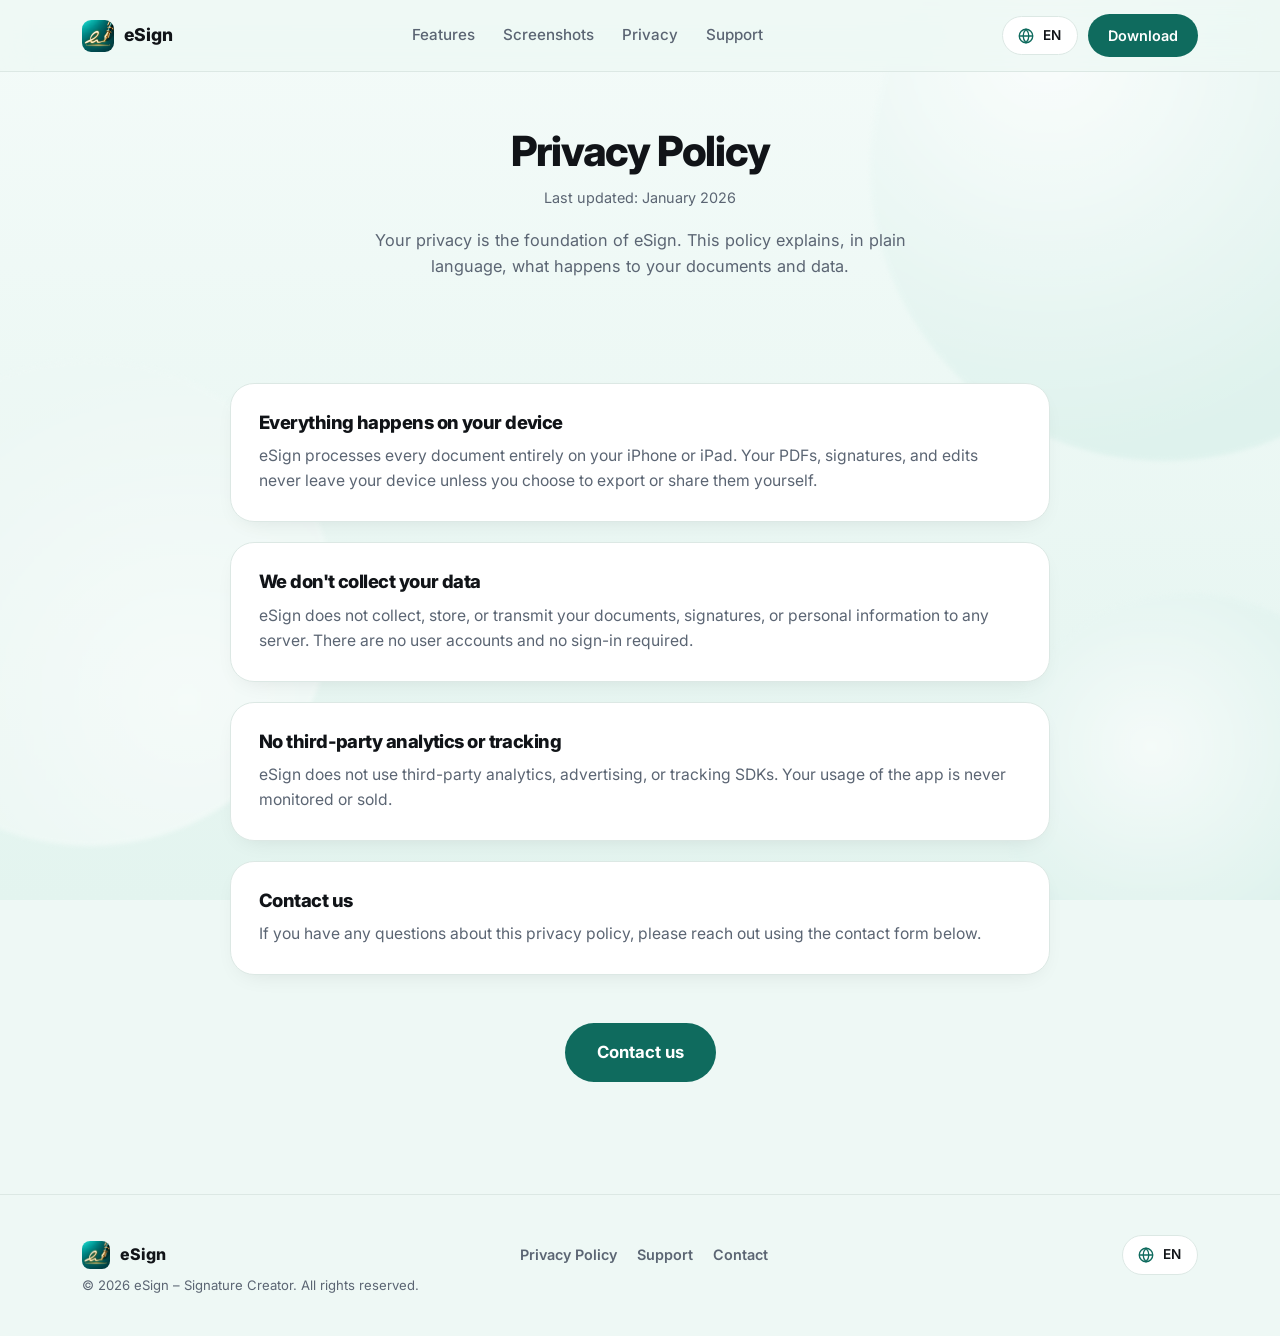
<file: privacy.html>
<!DOCTYPE html>
<html lang="en" dir="ltr" class="i18n-loading">
<head>
<meta charset="UTF-8">
<meta name="viewport" content="width=device-width, initial-scale=1">
<title data-i18n="privacypage.meta_title">Privacy Policy | eSign – Signature Creator</title>
<meta name="description" content="Learn how eSign protects your privacy: all processing happens on your device, nothing is collected or tracked." data-i18n-content="privacypage.meta_description">
<link rel="canonical" href="https://example.github.io/esign-pdf-signature/privacy.html">

<!-- hreflang -->
<link rel="alternate" hreflang="en" href="https://example.github.io/esign-pdf-signature/privacy.html?lang=en">
<link rel="alternate" hreflang="fr" href="https://example.github.io/esign-pdf-signature/privacy.html?lang=fr">
<link rel="alternate" hreflang="it" href="https://example.github.io/esign-pdf-signature/privacy.html?lang=it">
<link rel="alternate" hreflang="pt" href="https://example.github.io/esign-pdf-signature/privacy.html?lang=pt">
<link rel="alternate" hreflang="es" href="https://example.github.io/esign-pdf-signature/privacy.html?lang=es">
<link rel="alternate" hreflang="ar" href="https://example.github.io/esign-pdf-signature/privacy.html?lang=ar">
<link rel="alternate" hreflang="de" href="https://example.github.io/esign-pdf-signature/privacy.html?lang=de">
<link rel="alternate" hreflang="x-default" href="https://example.github.io/esign-pdf-signature/privacy.html">

<!-- Open Graph -->
<meta property="og:type" content="website">
<meta property="og:title" content="Privacy Policy | eSign – Signature Creator" data-i18n-content="privacypage.meta_title">
<meta property="og:description" content="Learn how eSign protects your privacy: all processing happens on your device, nothing is collected or tracked." data-i18n-content="privacypage.meta_description">
<meta property="og:image" content="assets/og-image.png">
<meta property="og:url" content="https://example.github.io/esign-pdf-signature/privacy.html">
<meta property="og:locale" content="en_US">

<!-- Twitter -->
<meta name="twitter:card" content="summary_large_image">
<meta name="twitter:title" content="Privacy Policy | eSign – Signature Creator" data-i18n-content="privacypage.meta_title">
<meta name="twitter:description" content="Learn how eSign protects your privacy: all processing happens on your device, nothing is collected or tracked." data-i18n-content="privacypage.meta_description">
<meta name="twitter:image" content="assets/og-image.png">

<link rel="icon" type="image/png" sizes="32x32" href="assets/favicon-32.png">
<link rel="icon" type="image/png" sizes="512x512" href="assets/icon.png">
<link rel="apple-touch-icon" href="assets/icon.png">

<link rel="preconnect" href="https://fonts.googleapis.com">
<link rel="preconnect" href="https://fonts.gstatic.com" crossorigin>
<link href="https://fonts.googleapis.com/css2?family=Inter:wght@400;500;800&family=Allura&family=Noto+Kufi+Arabic:wght@400;500;800&family=Cairo:wght@400;500;800&family=Aref+Ruqaa&display=swap" rel="stylesheet">

<link rel="stylesheet" href="style.css">
<script src="i18n.js" defer></script>
<script src="script.js" defer></script>
<noscript><style>html.i18n-loading body{visibility:visible}</style></noscript>
</head>
<body>
<a class="skip-link" href="#main">Skip to content</a>

<div class="bg-decor" aria-hidden="true">
  <span class="blob blob-1"></span>
  <span class="blob blob-2"></span>
  <span class="blob blob-3"></span>
</div>

<header class="site-header">
  <div class="container nav-inner">
    <a class="nav-brand" href="index.html">
      <img class="nav-brand-icon" src="assets/icon.png" alt="" data-i18n-alt="nav.brand_alt" width="32" height="32">
      <span>eSign</span>
    </a>

    <nav class="nav-links" aria-label="Primary">
      <a class="nav-link" href="index.html#features" data-i18n="nav.features">Features</a>
      <a class="nav-link" href="index.html#screenshots" data-i18n="nav.screenshots">Screenshots</a>
      <a class="nav-link" href="privacy.html" data-i18n="nav.privacy">Privacy</a>
      <a class="nav-link" href="https://forms.gle/y6FA2eTFcu4VHF3r8" target="_blank" rel="noopener" data-i18n="nav.support">Support</a>
    </nav>

    <div class="nav-actions">
      <div class="lang-switcher desktop-only" data-lang-switcher>
        <button class="lang-btn" type="button" aria-haspopup="listbox" aria-expanded="false" data-i18n-aria-label="nav.lang_aria">
          <svg class="icon-globe" viewBox="0 0 24 24" fill="none" stroke="currentColor" stroke-width="1.8" aria-hidden="true"><circle cx="12" cy="12" r="9"/><path d="M3 12h18M12 3c2.5 2.6 3.8 5.7 3.8 9s-1.3 6.4-3.8 9c-2.5-2.6-3.8-5.7-3.8-9S9.5 5.6 12 3z"/></svg>
          <span class="lang-current">EN</span>
        </button>
        <ul class="lang-dropdown" role="listbox" hidden></ul>
      </div>
      <a class="btn-pill" href="https://apps.apple.com/app/id6814185546" target="_blank" rel="noopener">
        <span data-i18n="nav.download">Download</span>
      </a>
      <button class="hamburger" id="menuToggle" type="button" aria-expanded="false" aria-controls="mobileNav" data-i18n-aria-label="nav.menu_aria">
        <span></span>
      </button>
    </div>
  </div>
</header>

<nav class="mobile-nav" id="mobileNav" aria-label="Mobile">
  <div class="mobile-nav-links">
    <a href="index.html#features" data-i18n="nav.features">Features</a>
    <a href="index.html#screenshots" data-i18n="nav.screenshots">Screenshots</a>
    <a href="privacy.html" data-i18n="nav.privacy">Privacy</a>
    <a href="https://forms.gle/y6FA2eTFcu4VHF3r8" target="_blank" rel="noopener" data-i18n="nav.support">Support</a>
  </div>
  <div class="lang-switcher" data-lang-switcher>
    <button class="lang-btn" type="button" aria-haspopup="listbox" aria-expanded="false" data-i18n-aria-label="nav.lang_aria">
      <svg class="icon-globe" viewBox="0 0 24 24" fill="none" stroke="currentColor" stroke-width="1.8" aria-hidden="true"><circle cx="12" cy="12" r="9"/><path d="M3 12h18M12 3c2.5 2.6 3.8 5.7 3.8 9s-1.3 6.4-3.8 9c-2.5-2.6-3.8-5.7-3.8-9S9.5 5.6 12 3z"/></svg>
      <span class="lang-current">EN</span>
    </button>
    <ul class="lang-dropdown" role="listbox" hidden></ul>
  </div>
  <a class="btn-pill" href="https://apps.apple.com/app/id6814185546" target="_blank" rel="noopener">
    <span data-i18n="nav.download">Download</span>
  </a>
</nav>

<main id="main">

  <section class="page-hero">
    <div class="container">
      <h1 class="page-title" data-i18n="privacypage.heading">Privacy Policy</h1>
      <p class="page-updated" data-i18n="privacypage.updated">Last updated: January 2026</p>
      <p class="page-intro" data-i18n="privacypage.intro">Your privacy is the foundation of eSign. This policy explains, in plain language, what happens to your documents and data.</p>
    </div>
  </section>

  <section>
    <div class="container">
      <div class="legal-grid">
        <article class="legal-card reveal">
          <h2 data-i18n="privacypage.s1_title">Everything happens on your device</h2>
          <p data-i18n="privacypage.s1_body">eSign processes every document entirely on your iPhone or iPad. Your PDFs, signatures, and edits never leave your device unless you choose to export or share them yourself.</p>
        </article>
        <article class="legal-card reveal">
          <h2 data-i18n="privacypage.s2_title">We don't collect your data</h2>
          <p data-i18n="privacypage.s2_body">eSign does not collect, store, or transmit your documents, signatures, or personal information to any server. There are no user accounts and no sign-in required.</p>
        </article>
        <article class="legal-card reveal">
          <h2 data-i18n="privacypage.s3_title">No third-party analytics or tracking</h2>
          <p data-i18n="privacypage.s3_body">eSign does not use third-party analytics, advertising, or tracking SDKs. Your usage of the app is never monitored or sold.</p>
        </article>
        <article class="legal-card reveal">
          <h2 data-i18n="privacypage.s4_title">Contact us</h2>
          <p data-i18n="privacypage.s4_body">If you have any questions about this privacy policy, please reach out using the contact form below.</p>
        </article>
      </div>

      <div class="legal-contact reveal">
        <a class="btn-primary-lg" href="https://forms.gle/y6FA2eTFcu4VHF3r8" target="_blank" rel="noopener" data-i18n="privacypage.contact_button">Contact us</a>
      </div>
    </div>
  </section>

</main>

<footer class="site-footer">
  <div class="container footer-inner">
    <div class="footer-brand">
      <img src="assets/icon.png" alt="" data-i18n-alt="nav.brand_alt" width="28" height="28">
      <span>eSign</span>
    </div>

    <ul class="footer-links">
      <li><a href="privacy.html" data-i18n="footer.privacy">Privacy Policy</a></li>
      <li><a href="support.html" data-i18n="footer.support">Support</a></li>
      <li><a href="https://forms.gle/y6FA2eTFcu4VHF3r8" target="_blank" rel="noopener" data-i18n="footer.contact">Contact</a></li>
    </ul>

    <div class="lang-switcher" data-lang-switcher>
      <button class="lang-btn" type="button" aria-haspopup="listbox" aria-expanded="false" data-i18n-aria-label="footer.lang_aria">
        <svg class="icon-globe" viewBox="0 0 24 24" fill="none" stroke="currentColor" stroke-width="1.8" aria-hidden="true"><circle cx="12" cy="12" r="9"/><path d="M3 12h18M12 3c2.5 2.6 3.8 5.7 3.8 9s-1.3 6.4-3.8 9c-2.5-2.6-3.8-5.7-3.8-9S9.5 5.6 12 3z"/></svg>
        <span class="lang-current">EN</span>
      </button>
      <ul class="lang-dropdown" role="listbox" hidden></ul>
    </div>
  </div>
  <p class="container footer-copyright" data-i18n="footer.copyright">© 2026 eSign – Signature Creator. All rights reserved.</p>
</footer>

</body>
</html>
</file>
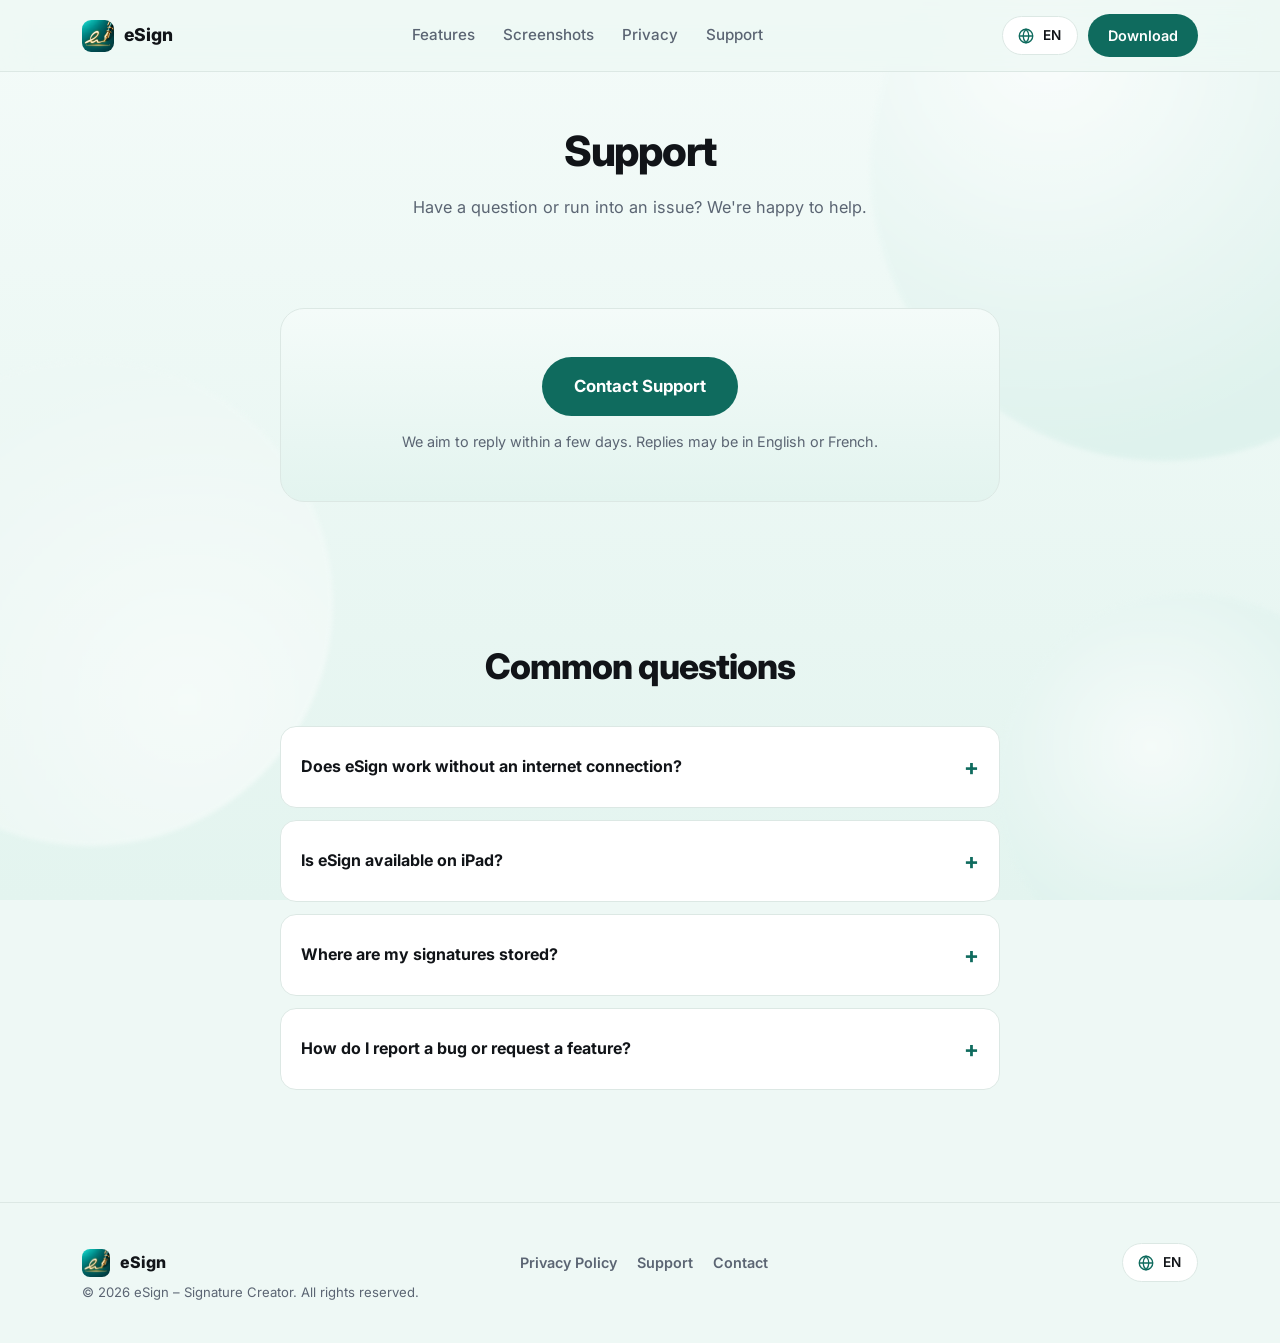
<file: support.html>
<!DOCTYPE html>
<html lang="en" dir="ltr" class="i18n-loading">
<head>
<meta charset="UTF-8">
<meta name="viewport" content="width=device-width, initial-scale=1">
<title data-i18n="supportpage.meta_title">Support | eSign – Signature Creator</title>
<meta name="description" content="Get help with eSign – Signature Creator. Contact our support team for questions and issues." data-i18n-content="supportpage.meta_description">
<link rel="canonical" href="https://example.github.io/esign-pdf-signature/support.html">

<!-- hreflang -->
<link rel="alternate" hreflang="en" href="https://example.github.io/esign-pdf-signature/support.html?lang=en">
<link rel="alternate" hreflang="fr" href="https://example.github.io/esign-pdf-signature/support.html?lang=fr">
<link rel="alternate" hreflang="it" href="https://example.github.io/esign-pdf-signature/support.html?lang=it">
<link rel="alternate" hreflang="pt" href="https://example.github.io/esign-pdf-signature/support.html?lang=pt">
<link rel="alternate" hreflang="es" href="https://example.github.io/esign-pdf-signature/support.html?lang=es">
<link rel="alternate" hreflang="ar" href="https://example.github.io/esign-pdf-signature/support.html?lang=ar">
<link rel="alternate" hreflang="de" href="https://example.github.io/esign-pdf-signature/support.html?lang=de">
<link rel="alternate" hreflang="x-default" href="https://example.github.io/esign-pdf-signature/support.html">

<!-- Open Graph -->
<meta property="og:type" content="website">
<meta property="og:title" content="Support | eSign – Signature Creator" data-i18n-content="supportpage.meta_title">
<meta property="og:description" content="Get help with eSign – Signature Creator. Contact our support team for questions and issues." data-i18n-content="supportpage.meta_description">
<meta property="og:image" content="assets/og-image.png">
<meta property="og:url" content="https://example.github.io/esign-pdf-signature/support.html">
<meta property="og:locale" content="en_US">

<!-- Twitter -->
<meta name="twitter:card" content="summary_large_image">
<meta name="twitter:title" content="Support | eSign – Signature Creator" data-i18n-content="supportpage.meta_title">
<meta name="twitter:description" content="Get help with eSign – Signature Creator. Contact our support team for questions and issues." data-i18n-content="supportpage.meta_description">
<meta name="twitter:image" content="assets/og-image.png">

<link rel="icon" type="image/png" sizes="32x32" href="assets/favicon-32.png">
<link rel="icon" type="image/png" sizes="512x512" href="assets/icon.png">
<link rel="apple-touch-icon" href="assets/icon.png">

<link rel="preconnect" href="https://fonts.googleapis.com">
<link rel="preconnect" href="https://fonts.gstatic.com" crossorigin>
<link href="https://fonts.googleapis.com/css2?family=Inter:wght@400;500;800&family=Allura&family=Noto+Kufi+Arabic:wght@400;500;800&family=Cairo:wght@400;500;800&family=Aref+Ruqaa&display=swap" rel="stylesheet">

<link rel="stylesheet" href="style.css">
<script src="i18n.js" defer></script>
<script src="script.js" defer></script>
<noscript><style>html.i18n-loading body{visibility:visible}</style></noscript>
</head>
<body>
<a class="skip-link" href="#main">Skip to content</a>

<div class="bg-decor" aria-hidden="true">
  <span class="blob blob-1"></span>
  <span class="blob blob-2"></span>
  <span class="blob blob-3"></span>
</div>

<header class="site-header">
  <div class="container nav-inner">
    <a class="nav-brand" href="index.html">
      <img class="nav-brand-icon" src="assets/icon.png" alt="" data-i18n-alt="nav.brand_alt" width="32" height="32">
      <span>eSign</span>
    </a>

    <nav class="nav-links" aria-label="Primary">
      <a class="nav-link" href="index.html#features" data-i18n="nav.features">Features</a>
      <a class="nav-link" href="index.html#screenshots" data-i18n="nav.screenshots">Screenshots</a>
      <a class="nav-link" href="privacy.html" data-i18n="nav.privacy">Privacy</a>
      <a class="nav-link" href="https://forms.gle/y6FA2eTFcu4VHF3r8" target="_blank" rel="noopener" data-i18n="nav.support">Support</a>
    </nav>

    <div class="nav-actions">
      <div class="lang-switcher desktop-only" data-lang-switcher>
        <button class="lang-btn" type="button" aria-haspopup="listbox" aria-expanded="false" data-i18n-aria-label="nav.lang_aria">
          <svg class="icon-globe" viewBox="0 0 24 24" fill="none" stroke="currentColor" stroke-width="1.8" aria-hidden="true"><circle cx="12" cy="12" r="9"/><path d="M3 12h18M12 3c2.5 2.6 3.8 5.7 3.8 9s-1.3 6.4-3.8 9c-2.5-2.6-3.8-5.7-3.8-9S9.5 5.6 12 3z"/></svg>
          <span class="lang-current">EN</span>
        </button>
        <ul class="lang-dropdown" role="listbox" hidden></ul>
      </div>
      <a class="btn-pill" href="https://apps.apple.com/app/id6814185546" target="_blank" rel="noopener">
        <span data-i18n="nav.download">Download</span>
      </a>
      <button class="hamburger" id="menuToggle" type="button" aria-expanded="false" aria-controls="mobileNav" data-i18n-aria-label="nav.menu_aria">
        <span></span>
      </button>
    </div>
  </div>
</header>

<nav class="mobile-nav" id="mobileNav" aria-label="Mobile">
  <div class="mobile-nav-links">
    <a href="index.html#features" data-i18n="nav.features">Features</a>
    <a href="index.html#screenshots" data-i18n="nav.screenshots">Screenshots</a>
    <a href="privacy.html" data-i18n="nav.privacy">Privacy</a>
    <a href="https://forms.gle/y6FA2eTFcu4VHF3r8" target="_blank" rel="noopener" data-i18n="nav.support">Support</a>
  </div>
  <div class="lang-switcher" data-lang-switcher>
    <button class="lang-btn" type="button" aria-haspopup="listbox" aria-expanded="false" data-i18n-aria-label="nav.lang_aria">
      <svg class="icon-globe" viewBox="0 0 24 24" fill="none" stroke="currentColor" stroke-width="1.8" aria-hidden="true"><circle cx="12" cy="12" r="9"/><path d="M3 12h18M12 3c2.5 2.6 3.8 5.7 3.8 9s-1.3 6.4-3.8 9c-2.5-2.6-3.8-5.7-3.8-9S9.5 5.6 12 3z"/></svg>
      <span class="lang-current">EN</span>
    </button>
    <ul class="lang-dropdown" role="listbox" hidden></ul>
  </div>
  <a class="btn-pill" href="https://apps.apple.com/app/id6814185546" target="_blank" rel="noopener">
    <span data-i18n="nav.download">Download</span>
  </a>
</nav>

<main id="main">

  <section class="page-hero">
    <div class="container">
      <h1 class="page-title" data-i18n="supportpage.heading">Support</h1>
      <p class="page-intro" data-i18n="supportpage.intro">Have a question or run into an issue? We're happy to help.</p>
    </div>
  </section>

  <section>
    <div class="container">
      <div class="support-hero-card reveal">
        <a class="btn-primary-lg" href="https://forms.gle/y6FA2eTFcu4VHF3r8" target="_blank" rel="noopener" data-i18n="supportpage.contact_button">Contact Support</a>
        <p class="legal-note" data-i18n="supportpage.reply_note">We aim to reply within a few days. Replies may be in English or French.</p>
      </div>
    </div>
  </section>

  <section class="faq">
    <div class="container">
      <div class="section-head reveal">
        <h2 class="section-title" data-i18n="supportpage.faq_title">Common questions</h2>
      </div>
      <div class="faq-list">
        <details class="faq-item reveal">
          <summary data-i18n="supportpage.q1">Does eSign work without an internet connection?</summary>
          <div class="faq-answer"><p data-i18n="supportpage.a1">Yes. eSign works completely offline — signing, editing, and saving all happen on your device.</p></div>
        </details>
        <details class="faq-item reveal">
          <summary data-i18n="supportpage.q2">Is eSign available on iPad?</summary>
          <div class="faq-answer"><p data-i18n="supportpage.a2">Yes. eSign is built for both iPhone and iPad.</p></div>
        </details>
        <details class="faq-item reveal">
          <summary data-i18n="supportpage.q3">Where are my signatures stored?</summary>
          <div class="faq-answer"><p data-i18n="supportpage.a3">Your signatures and documents are stored locally on your device only.</p></div>
        </details>
        <details class="faq-item reveal">
          <summary data-i18n="supportpage.q4">How do I report a bug or request a feature?</summary>
          <div class="faq-answer"><p data-i18n="supportpage.a4">Use the contact button above to reach us with details about the bug or your feature idea.</p></div>
        </details>
      </div>
    </div>
  </section>

</main>

<footer class="site-footer">
  <div class="container footer-inner">
    <div class="footer-brand">
      <img src="assets/icon.png" alt="" data-i18n-alt="nav.brand_alt" width="28" height="28">
      <span>eSign</span>
    </div>

    <ul class="footer-links">
      <li><a href="privacy.html" data-i18n="footer.privacy">Privacy Policy</a></li>
      <li><a href="support.html" data-i18n="footer.support">Support</a></li>
      <li><a href="https://forms.gle/y6FA2eTFcu4VHF3r8" target="_blank" rel="noopener" data-i18n="footer.contact">Contact</a></li>
    </ul>

    <div class="lang-switcher" data-lang-switcher>
      <button class="lang-btn" type="button" aria-haspopup="listbox" aria-expanded="false" data-i18n-aria-label="footer.lang_aria">
        <svg class="icon-globe" viewBox="0 0 24 24" fill="none" stroke="currentColor" stroke-width="1.8" aria-hidden="true"><circle cx="12" cy="12" r="9"/><path d="M3 12h18M12 3c2.5 2.6 3.8 5.7 3.8 9s-1.3 6.4-3.8 9c-2.5-2.6-3.8-5.7-3.8-9S9.5 5.6 12 3z"/></svg>
        <span class="lang-current">EN</span>
      </button>
      <ul class="lang-dropdown" role="listbox" hidden></ul>
    </div>
  </div>
  <p class="container footer-copyright" data-i18n="footer.copyright">© 2026 eSign – Signature Creator. All rights reserved.</p>
</footer>

</body>
</html>
</file>
<file: style.css>
/* ============ Reset & base ============ */
*, *::before, *::after { box-sizing: border-box; }
html { -webkit-text-size-adjust: 100%; scroll-behavior: smooth; }
@media (prefers-reduced-motion: reduce) {
  html { scroll-behavior: auto; }
}
body { margin: 0; }
img { max-width: 100%; display: block; }
button { font: inherit; }
a { color: inherit; }
ul { list-style: none; margin: 0; padding: 0; }

/* No flash of untranslated content: body stays hidden until script.js removes this class. */
html.i18n-loading body { visibility: hidden; }

/* ============ Design tokens ============ */
:root {
  --primary: #0F6B5E;
  --primary-dark: #0A4F46;
  --primary-light: #D6EFE9;
  --bg: #EEF8F5;
  --bg-gradient: linear-gradient(180deg, #F4FBF9 0%, #E3F4EF 100%);
  --surface: #FFFFFF;
  --text: #111418;
  --text-muted: #5B6573;
  --success: #22A04B;
  --border: #DCE8E4;

  --font-body: 'Inter', -apple-system, BlinkMacSystemFont, 'Segoe UI', sans-serif;
  --font-heading: 'Inter', -apple-system, BlinkMacSystemFont, 'Segoe UI', sans-serif;
  --font-hand: 'Allura', cursive;

  --radius-card: 24px;
  --radius-pill: 999px;
  --shadow-card: 0 20px 40px -24px rgba(15, 107, 94, 0.25);
  --shadow-soft: 0 8px 24px -12px rgba(17, 20, 24, 0.12);
  --container-w: 1180px;

  --transition-fast: 180ms ease;
  --transition-med: 420ms cubic-bezier(0.22, 1, 0.36, 1);
}

html[lang="ar"] {
  --font-body: 'Noto Kufi Arabic', 'Cairo', var(--font-body);
  --font-heading: 'Noto Kufi Arabic', 'Cairo', var(--font-heading);
  --font-hand: 'Aref Ruqaa', var(--font-hand);
}

body {
  background: var(--bg);
  color: var(--text);
  font-family: var(--font-body);
  font-weight: 400;
  line-height: 1.6;
  overflow-x: hidden;
}

h1, h2, h3, h4 {
  font-family: var(--font-heading);
  font-weight: 800;
  letter-spacing: -0.03em;
  line-height: 1.15;
  margin: 0;
}
html[lang="ar"] h1,
html[lang="ar"] h2,
html[lang="ar"] h3,
html[lang="ar"] h4 {
  letter-spacing: 0;
}

p { margin: 0; }

/* ============ Utilities ============ */
.container {
  max-width: var(--container-w);
  margin-inline: auto;
  padding-inline: 20px;
}

.sr-only {
  position: absolute;
  width: 1px; height: 1px;
  padding: 0; margin: -1px;
  overflow: hidden;
  clip: rect(0, 0, 0, 0);
  white-space: nowrap;
  border: 0;
}

.skip-link {
  position: absolute;
  inset-inline-start: 12px;
  inset-block-start: -60px;
  background: var(--primary);
  color: #fff;
  padding: 10px 16px;
  border-radius: 8px;
  z-index: 1000;
  transition: inset-block-start var(--transition-fast);
}
.skip-link:focus {
  inset-block-start: 12px;
}

:focus-visible {
  outline: 3px solid var(--primary);
  outline-offset: 2px;
  border-radius: 4px;
}

.reveal {
  opacity: 0;
  transform: translateY(24px);
  transition: opacity var(--transition-med), transform var(--transition-med);
}
.reveal.is-visible {
  opacity: 1;
  transform: translateY(0);
}
@media (prefers-reduced-motion: reduce) {
  .reveal { opacity: 1; transform: none; transition: none; }
}

/* ============ Background shapes ============ */
.bg-decor {
  position: fixed;
  inset: 0;
  z-index: -1;
  overflow: hidden;
  pointer-events: none;
  background: var(--bg-gradient);
}
.bg-decor .blob {
  position: absolute;
  border-radius: 50%;
  filter: blur(2px);
  opacity: 0.6;
}
.bg-decor .blob-1 {
  width: 46vw; height: 46vw;
  inset-inline-end: -14vw;
  inset-block-start: -10vw;
  background: radial-gradient(circle at 30% 30%, #ffffff, var(--primary-light) 70%);
}
.bg-decor .blob-2 {
  width: 38vw; height: 38vw;
  inset-inline-start: -12vw;
  inset-block-start: 40vh;
  background: radial-gradient(circle at 70% 70%, #ffffff, var(--bg) 70%);
}
.bg-decor .blob-3 {
  width: 30vw; height: 30vw;
  inset-inline-end: -8vw;
  inset-block-end: -6vw;
  background: radial-gradient(circle at 40% 40%, #ffffff, var(--primary-light) 75%);
}

/* ============ Header / nav ============ */
.site-header {
  position: sticky;
  inset-block-start: 0;
  z-index: 100;
  background: rgba(238, 248, 245, 0.82);
  backdrop-filter: saturate(180%) blur(14px);
  -webkit-backdrop-filter: saturate(180%) blur(14px);
  border-block-end: 1px solid var(--border);
}
.nav-inner {
  display: flex;
  align-items: center;
  justify-content: space-between;
  gap: 16px;
  padding-block: 14px;
}
.nav-brand {
  display: flex;
  align-items: center;
  gap: 10px;
  text-decoration: none;
  color: var(--text);
  font-weight: 800;
  font-size: 1.1rem;
  flex-shrink: 0;
}
.nav-brand-icon {
  width: 32px; height: 32px;
  border-radius: 9px;
  object-fit: cover;
}
.nav-links {
  display: none;
  align-items: center;
  gap: 28px;
}
.nav-link {
  text-decoration: none;
  color: var(--text-muted);
  font-weight: 500;
  font-size: 0.95rem;
  white-space: nowrap;
  transition: color var(--transition-fast);
}
.nav-link:hover { color: var(--primary); }

.nav-actions {
  display: flex;
  align-items: center;
  gap: 10px;
}

.btn-pill {
  display: inline-flex;
  align-items: center;
  justify-content: center;
  gap: 8px;
  background: var(--primary);
  color: #fff;
  text-decoration: none;
  font-weight: 600;
  font-size: 0.9rem;
  padding: 10px 20px;
  border-radius: var(--radius-pill);
  white-space: nowrap;
  transition: background var(--transition-fast), transform var(--transition-fast);
  border: none;
  cursor: pointer;
}
.btn-pill:hover { background: var(--primary-dark); transform: translateY(-1px); }

.hamburger {
  display: inline-flex;
  align-items: center;
  justify-content: center;
  width: 40px; height: 40px;
  border-radius: 10px;
  border: 1px solid var(--border);
  background: var(--surface);
  cursor: pointer;
  flex-shrink: 0;
}
.hamburger span,
.hamburger span::before,
.hamburger span::after {
  display: block;
  width: 18px; height: 2px;
  background: var(--text);
  position: relative;
  transition: transform var(--transition-fast);
}
.hamburger span::before,
.hamburger span::after {
  content: "";
  position: absolute;
  inset-inline-start: 0;
}
.hamburger span::before { transform: translateY(-6px); }
.hamburger span::after { transform: translateY(6px); }

.mobile-nav {
  display: none;
  position: fixed;
  inset: 0;
  z-index: 90;
  background: var(--surface);
  padding: 90px 24px 32px;
  overflow-y: auto;
}
.mobile-nav.is-open { display: block; }
.mobile-nav-links {
  display: flex;
  flex-direction: column;
  gap: 22px;
  margin-block-end: 32px;
}
.mobile-nav-links a {
  text-decoration: none;
  color: var(--text);
  font-size: 1.25rem;
  font-weight: 700;
}
.mobile-nav .lang-switcher { margin-block-end: 24px; }

/* ============ Language switcher ============ */
.lang-switcher { position: relative; }
.lang-btn {
  display: inline-flex;
  align-items: center;
  gap: 6px;
  background: var(--surface);
  border: 1px solid var(--border);
  border-radius: var(--radius-pill);
  padding: 8px 14px;
  cursor: pointer;
  font-size: 0.85rem;
  font-weight: 600;
  color: var(--text);
}
.lang-btn .icon-globe { width: 18px; height: 18px; color: var(--primary); }
.lang-current { min-width: 1.6em; text-align: center; }

.lang-dropdown {
  position: absolute;
  inset-inline-end: 0;
  inset-block-start: calc(100% + 8px);
  background: var(--surface);
  border: 1px solid var(--border);
  border-radius: 14px;
  box-shadow: var(--shadow-soft);
  padding: 6px;
  min-width: 180px;
  max-height: 320px;
  overflow-y: auto;
  z-index: 200;
}
.mobile-nav .lang-dropdown {
  position: static;
  margin-block-start: 10px;
  box-shadow: none;
}
.lang-option {
  padding: 10px 12px;
  border-radius: 8px;
  cursor: pointer;
  font-size: 0.9rem;
  color: var(--text);
}
.lang-option:hover { background: var(--primary-light); }
.lang-option.is-active { color: var(--primary); font-weight: 700; }

/* ============ Screenshot frame ============
   Source screenshots already include their own device bezel, notch, drop
   shadow, and decorative background — they are finished marketing images,
   not bare UI captures — so this wrapper adds no extra chrome of its own. */
.screenshot-frame {
  position: relative;
  width: 100%;
  max-width: 280px;
  margin-inline: auto;
  border-radius: 20px;
  overflow: hidden;
  box-shadow: var(--shadow-card);
  background: var(--primary-light);
}
.screenshot-frame img {
  display: block;
  width: 100%;
  height: auto;
}

/* ============ Hero ============ */
.hero { padding-block: 64px 40px; overflow: hidden; }
.hero-inner {
  display: grid;
  gap: 40px;
  align-items: center;
}
.hero-eyebrow {
  display: inline-block;
  font-family: var(--font-hand);
  font-size: 1.6rem;
  color: var(--primary);
  transform: rotate(-8deg);
  margin-block-end: 6px;
}
html[dir="rtl"] .hero-eyebrow { transform: rotate(8deg); }

.hero-headline { font-size: clamp(2.2rem, 6vw, 3.4rem); }
.hero-headline .line { display: block; }
.hero-headline .line-1 { color: var(--primary); }
.hero-headline .line-2 { color: var(--text); }

.hero-subtitle {
  margin-block-start: 18px;
  font-size: 1.05rem;
  color: var(--text-muted);
  max-width: 46ch;
}

.hero-cta { margin-block-start: 28px; }
.appstore-badge { height: 48px; width: auto; }
.badge-fallback {
  display: inline-flex;
  align-items: center;
  gap: 8px;
  background: #000;
  color: #fff;
  padding: 10px 18px;
  border-radius: 10px;
  text-decoration: none;
  font-weight: 600;
  font-size: 0.9rem;
}

.hero-badges {
  display: flex;
  flex-wrap: wrap;
  gap: 12px;
  margin-block-start: 28px;
}
.badge-chip {
  display: inline-flex;
  align-items: center;
  gap: 8px;
  background: var(--surface);
  border: 1px solid var(--border);
  border-radius: var(--radius-pill);
  padding: 8px 14px;
  font-size: 0.82rem;
  font-weight: 600;
  color: var(--text-muted);
}
.badge-chip .icon { width: 16px; height: 16px; color: var(--primary); flex-shrink: 0; }

.hero-media { display: flex; justify-content: center; }

/* ============ Section head ============ */
.section-head { max-width: 640px; margin-inline: auto; text-align: center; margin-block-end: 40px; }
.section-title { font-size: clamp(1.6rem, 4vw, 2.2rem); }
.section-subtitle { margin-block-start: 12px; color: var(--text-muted); font-size: 1.02rem; }

section { padding-block: 72px; }

/* ============ Features grid ============ */
.features-grid {
  display: grid;
  grid-template-columns: 1fr;
  gap: 20px;
}
.feature-card {
  background: var(--surface);
  border-radius: var(--radius-card);
  padding: 28px;
  box-shadow: var(--shadow-soft);
  border: 1px solid var(--border);
  min-width: 0;
}
.feature-icon {
  width: 52px; height: 52px;
  border-radius: 50%;
  background: var(--primary-light);
  display: flex;
  align-items: center;
  justify-content: center;
  margin-block-end: 18px;
}
.feature-icon .icon { width: 26px; height: 26px; color: var(--primary); }
.feature-title { font-size: 1.1rem; font-weight: 800; margin-block-end: 8px; }
.feature-desc { color: var(--text-muted); font-size: 0.95rem; }

/* ============ Alternating sections ============ */
.alt-section .alt-inner {
  display: flex;
  flex-direction: column;
  gap: 36px;
  align-items: center;
}
.alt-section.reverse .alt-inner { flex-direction: column; }
.alt-text { max-width: 480px; }
.alt-accent {
  position: relative;
  display: inline-block;
  font-family: var(--font-hand);
  font-size: 2rem;
  color: var(--primary);
  transform: rotate(-12deg);
  margin-block-end: 10px;
}
html[dir="rtl"] .alt-accent { transform: rotate(12deg); }
.alt-accent .squiggle {
  position: absolute;
  inset-inline-start: 0;
  inset-block-end: -6px;
  width: 100%;
  height: 10px;
  overflow: visible;
}
.alt-accent .squiggle path { stroke: var(--primary); }

.alt-headline { font-size: clamp(1.6rem, 4vw, 2.2rem); }
.alt-headline .line { display: block; }
.alt-headline .line-1 { color: var(--primary); }
.alt-headline .line-2 { color: var(--text); }

.alt-body { margin-block-start: 16px; color: var(--text-muted); font-size: 1rem; }

.alt-points {
  display: flex;
  flex-wrap: wrap;
  gap: 10px;
  margin-block-start: 22px;
}
.alt-point {
  display: inline-flex;
  align-items: center;
  gap: 8px;
  background: var(--primary-light);
  color: var(--primary-dark);
  border-radius: var(--radius-pill);
  padding: 8px 14px;
  font-size: 0.82rem;
  font-weight: 600;
}
.alt-point .icon { width: 15px; height: 15px; flex-shrink: 0; }

.alt-media { width: 100%; display: flex; justify-content: center; }

/* ============ Screenshot gallery ============ */
.gallery-track {
  display: flex;
  gap: 18px;
  overflow-x: auto;
  scroll-snap-type: inline mandatory;
  padding-block: 10px 20px;
  padding-inline: 4px;
  scrollbar-width: thin;
}
.gallery-item {
  flex: 0 0 auto;
  width: 200px;
  scroll-snap-align: center;
  border: none;
  background: none;
  padding: 0;
  cursor: zoom-in;
}
.gallery-item .screenshot-frame { max-width: 200px; }

.gallery-controls {
  display: flex;
  justify-content: center;
  gap: 14px;
  margin-block-start: 18px;
}
.gallery-nav-btn {
  width: 44px; height: 44px;
  border-radius: 50%;
  border: 1px solid var(--border);
  background: var(--surface);
  display: inline-flex;
  align-items: center;
  justify-content: center;
  cursor: pointer;
  color: var(--primary);
}
.gallery-nav-btn:hover { background: var(--primary-light); }
.gallery-nav-btn .icon { width: 20px; height: 20px; }
html[dir="rtl"] .flip-rtl { transform: scaleX(-1); }

.lightbox {
  position: fixed;
  inset: 0;
  z-index: 300;
  background: rgba(10, 20, 18, 0.9);
  display: flex;
  align-items: center;
  justify-content: center;
  padding: 24px;
}
.lightbox[hidden] { display: none; }
.lightbox img {
  max-width: min(92vw, 420px);
  max-height: 86vh;
  border-radius: 28px;
  box-shadow: 0 30px 60px rgba(0,0,0,0.4);
}
.lightbox-close {
  position: absolute;
  inset-block-start: 20px;
  inset-inline-end: 20px;
  width: 44px; height: 44px;
  border-radius: 50%;
  border: none;
  background: rgba(255,255,255,0.15);
  color: #fff;
  font-size: 1.4rem;
  cursor: pointer;
}
body.lightbox-open { overflow: hidden; }

/* ============ Privacy band ============ */
.privacy-band {
  background: var(--surface);
  border-radius: var(--radius-card);
  margin-inline: 20px;
  padding: 56px 28px;
  text-align: center;
  box-shadow: var(--shadow-soft);
}
.privacy-icon {
  width: 64px; height: 64px;
  margin-inline: auto;
  color: var(--primary);
  margin-block-end: 20px;
}
.privacy-title { font-size: clamp(1.5rem, 4vw, 2rem); max-width: 20ch; margin-inline: auto; }
.privacy-desc { margin-block-start: 14px; color: var(--text-muted); max-width: 50ch; margin-inline: auto; }
.privacy-points {
  display: flex;
  flex-wrap: wrap;
  justify-content: center;
  gap: 12px;
  margin-block-start: 24px;
}
.privacy-points .alt-point { background: var(--bg); }

/* ============ FAQ ============ */
.faq-list { max-width: 720px; margin-inline: auto; display: flex; flex-direction: column; gap: 12px; }
.faq-item {
  background: var(--surface);
  border: 1px solid var(--border);
  border-radius: 16px;
  padding: 6px 20px;
}
.faq-item summary {
  cursor: pointer;
  padding-block: 16px;
  font-weight: 700;
  list-style: none;
  display: flex;
  align-items: center;
  justify-content: space-between;
  gap: 12px;
}
.faq-item summary::-webkit-details-marker { display: none; }
.faq-item summary::after {
  content: "+";
  font-size: 1.4rem;
  color: var(--primary);
  flex-shrink: 0;
  transition: transform var(--transition-fast);
}
.faq-item[open] summary::after { transform: rotate(45deg); }
.faq-answer { padding-block-end: 18px; color: var(--text-muted); }
.faq-help {
  text-align: center;
  margin-block-start: 32px;
  color: var(--text-muted);
}
.faq-help a { color: var(--primary); font-weight: 700; text-decoration: none; }
.faq-help a:hover { text-decoration: underline; }

/* ============ Final CTA ============ */
.cta-card {
  background: linear-gradient(135deg, var(--primary) 0%, var(--primary-dark) 100%);
  border-radius: var(--radius-card);
  margin-inline: 20px;
  padding: 56px 28px;
  text-align: center;
  color: #fff;
}
.cta-title { font-size: clamp(1.6rem, 4vw, 2.4rem); color: #fff; }
.cta-subtitle { margin-block-start: 12px; color: rgba(255,255,255,0.85); max-width: 44ch; margin-inline: auto; }
.cta-card .hero-cta { margin-block-start: 24px; }
.cta-card .appstore-badge { margin-inline: auto; }
.cta-card .badge-fallback { background: #fff; color: var(--primary-dark); }

/* ============ Footer ============ */
.site-footer {
  border-block-start: 1px solid var(--border);
  padding-block: 40px;
  margin-block-start: 40px;
}
.footer-inner {
  display: flex;
  flex-direction: column;
  gap: 24px;
  align-items: center;
  text-align: center;
}
.footer-brand { display: flex; align-items: center; gap: 10px; font-weight: 800; }
.footer-brand img { width: 28px; height: 28px; border-radius: 8px; }
.footer-links {
  display: flex;
  flex-wrap: wrap;
  justify-content: center;
  gap: 20px;
}
/* ============ Legal / support pages ============ */
.page-hero { padding-block: 56px 16px; text-align: center; }
.page-title { font-size: clamp(1.8rem, 5vw, 2.6rem); max-width: 26ch; margin-inline: auto; }
.page-updated { margin-block-start: 10px; color: var(--text-muted); font-size: 0.9rem; }
.page-intro { margin-block-start: 18px; color: var(--text-muted); max-width: 60ch; margin-inline: auto; font-size: 1.02rem; }

.legal-grid { display: grid; grid-template-columns: 1fr; gap: 20px; max-width: 820px; margin-inline: auto; padding-block-start: 16px; }
.legal-card {
  background: var(--surface);
  border-radius: var(--radius-card);
  padding: 28px;
  box-shadow: var(--shadow-soft);
  border: 1px solid var(--border);
}
.legal-card h2 { font-size: 1.15rem; margin-block-end: 10px; }
.legal-card p { color: var(--text-muted); font-size: 0.98rem; }

.legal-contact { text-align: center; margin-block-start: 48px; }
.btn-primary-lg {
  display: inline-flex;
  align-items: center;
  justify-content: center;
  background: var(--primary);
  color: #fff;
  font-weight: 700;
  padding: 16px 32px;
  border-radius: var(--radius-pill);
  text-decoration: none;
  font-size: 1.05rem;
  transition: background var(--transition-fast), transform var(--transition-fast);
}
.btn-primary-lg:hover { background: var(--primary-dark); transform: translateY(-1px); }
.legal-note { margin-block-start: 14px; color: var(--text-muted); font-size: 0.9rem; }

.support-hero-card {
  background: var(--bg-gradient);
  border-radius: var(--radius-card);
  padding: 48px 28px;
  text-align: center;
  border: 1px solid var(--border);
  max-width: 720px;
  margin-inline: auto;
}

.footer-links a {
  text-decoration: none;
  color: var(--text-muted);
  font-size: 0.9rem;
  font-weight: 600;
}
.footer-links a:hover { color: var(--primary); }
.footer-copyright { color: var(--text-muted); font-size: 0.82rem; }

/* ============ Responsive ============ */
@media (min-width: 640px) {
  .container { padding-inline: 32px; }
  .hero-inner { text-align: start; }
  .features-grid { grid-template-columns: repeat(2, 1fr); }
  .footer-inner { flex-direction: row; justify-content: space-between; text-align: start; }
}

@media (min-width: 1024px) {
  .nav-links { display: flex; }
  .hamburger { display: none; }
  .mobile-nav { display: none !important; }

  .hero-inner { grid-template-columns: 1.05fr 0.95fr; text-align: start; }
  .hero-subtitle { margin-inline: 0; }
  .hero-badges { justify-content: flex-start; }

  .features-grid { grid-template-columns: repeat(3, 1fr); }

  .alt-section .alt-inner {
    flex-direction: row;
    text-align: start;
  }
  .alt-section.reverse .alt-inner { flex-direction: row-reverse; }
  .alt-text { flex: 1; }
  .alt-media { flex: 1; }

  .privacy-band, .cta-card { margin-inline: auto; max-width: 900px; }
}

@media (max-width: 1023px) {
  .lang-switcher.desktop-only { display: none; }
}
</file>
